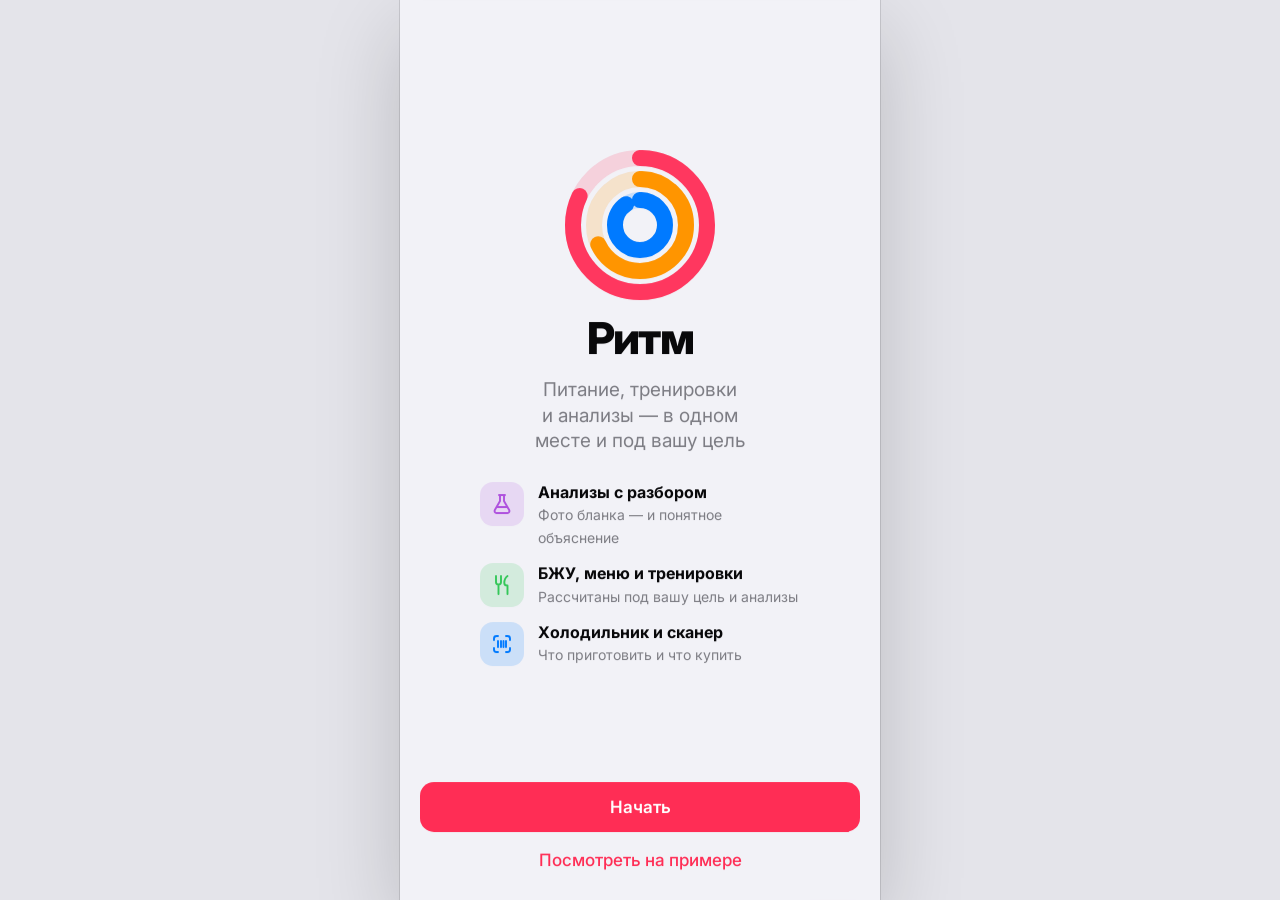
<file: index.html>
<!doctype html>
<html lang="ru">
<head>
<meta charset="utf-8">
<meta name="viewport" content="width=device-width,initial-scale=1,viewport-fit=cover">
<title>Ритм</title>
<meta name="description" content="Питание, тренировки и анализы в одном приложении">
<meta name="theme-color" content="#F2F2F7" media="(prefers-color-scheme: light)">
<meta name="theme-color" content="#000000" media="(prefers-color-scheme: dark)">
<meta name="mobile-web-app-capable" content="yes">
<meta name="apple-mobile-web-app-capable" content="yes">
<meta name="apple-mobile-web-app-status-bar-style" content="black-translucent">
<meta name="apple-mobile-web-app-title" content="Ритм">
<link rel="manifest" href="manifest.webmanifest">
<link rel="icon" href="icon.svg" type="image/svg+xml">
<link rel="apple-touch-icon" href="icon-180.png">
<link rel="preconnect" href="https://fonts.googleapis.com">
<link rel="stylesheet" href="https://fonts.googleapis.com/css2?family=Inter:wght@400;500;600;700;800&display=swap">
<style>:root{padding:env(safe-area-inset-top,0px) 0 env(safe-area-inset-bottom,0px);color-scheme:light}</style>
<link rel="stylesheet" href="css/tokens.css?v=03f05df6">
<link rel="stylesheet" href="css/app.css?v=03f05df6">
</head>
<body>
<div id="app"></div>
<script src="js/config.js?v=03f05df6"></script>
<script src="js/core.js?v=03f05df6"></script>
<script src="js/calc.js?v=03f05df6"></script>
<script src="js/data.js?v=03f05df6"></script>
<script src="js/ai.js?v=03f05df6"></script>
<script src="js/screens-main.js?v=03f05df6"></script>
<script src="js/screens-food.js?v=03f05df6"></script>
<script src="js/fridge-video.js?v=03f05df6"></script>
<script src="js/watchsync.js?v=03f05df6"></script>
<script src="js/hr.js?v=03f05df6"></script>
<script src="js/pose.js?v=03f05df6"></script>
<script src="js/coach.js?v=03f05df6"></script>
<script src="js/screens-health.js?v=03f05df6"></script>
<script src="js/sync.js?v=03f05df6"></script>
<script src="js/main.js?v=03f05df6"></script>
</body>
</html>
</file>
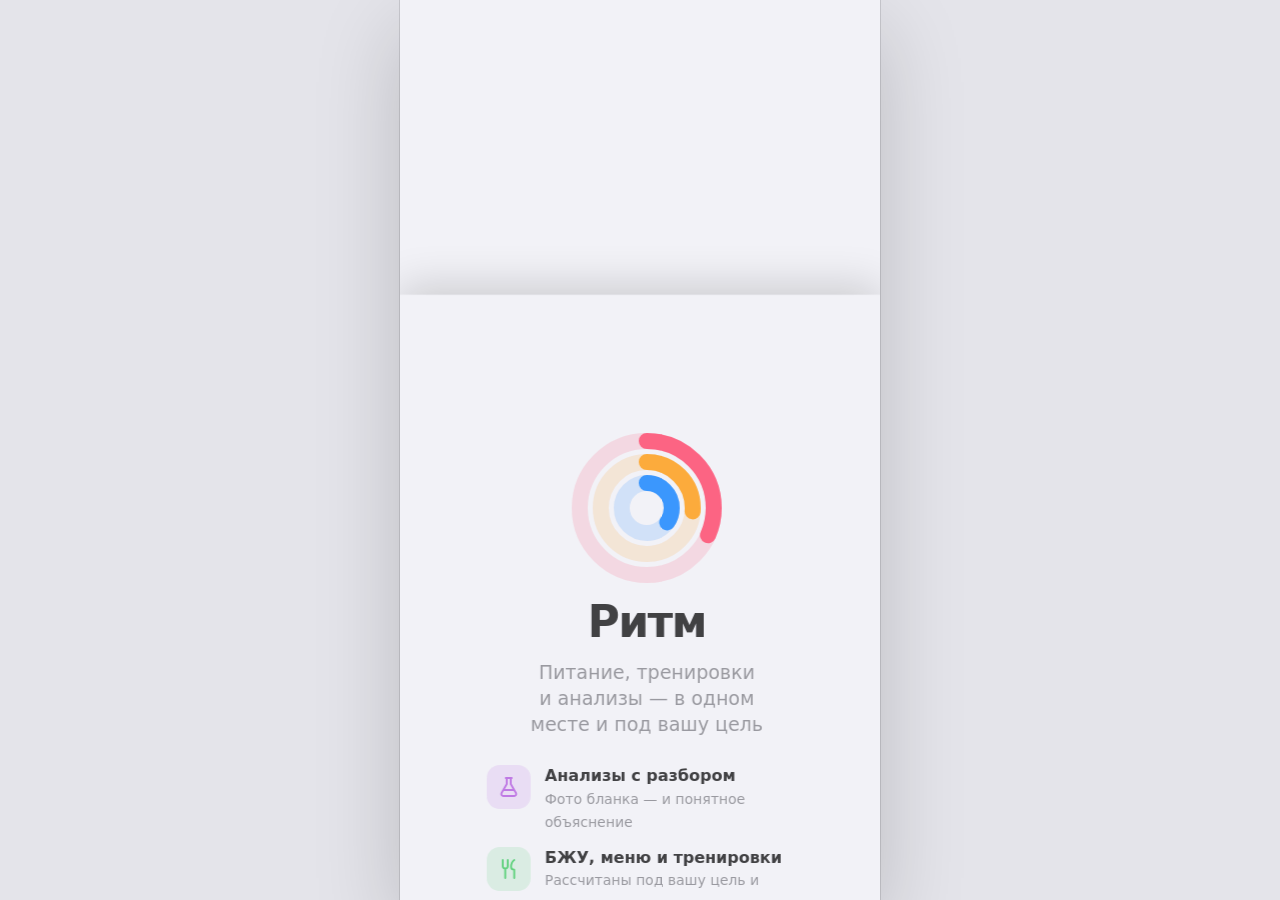
<file: apk/www/index.html>
<!doctype html>
<html lang="ru">
<head>
<meta charset="utf-8">
<meta name="viewport" content="width=device-width,initial-scale=1">
<title>Ритм</title>
<meta http-equiv="refresh" content="0;url=https://doktorsm767-hash.github.io/ritm/">
</head>
<body style="margin:0;background:#F2F2F7;font:17px system-ui,sans-serif;display:grid;place-items:center;height:100vh">
<a href="https://doktorsm767-hash.github.io/ritm/">Открыть «Ритм»</a>
</body>
</html>
</file>
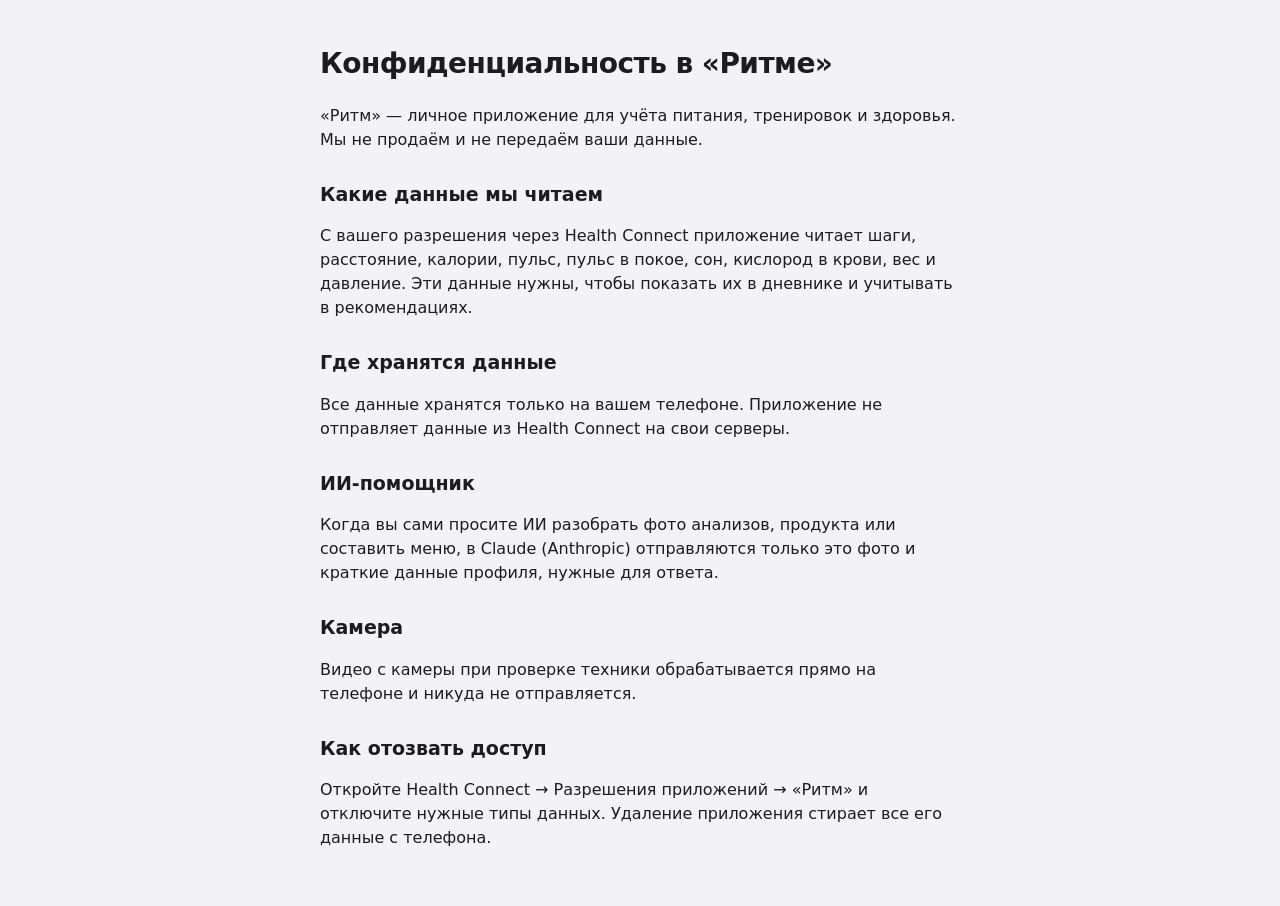
<file: privacy.html>
<!doctype html>
<html lang="ru"><head><meta charset="utf-8"><meta name="viewport" content="width=device-width,initial-scale=1">
<title>Ритм — конфиденциальность</title>
<style>body{margin:0;padding:24px 20px 40px;max-width:640px;margin:auto;font:16px/1.5 -apple-system,system-ui,"Segoe UI",Roboto,sans-serif;color:#1C1C1E;background:#F2F2F7}
h1{font-size:28px;letter-spacing:-.02em}h2{font-size:19px;margin-top:28px}@media(prefers-color-scheme:dark){body{background:#000;color:#F2F2F7}}</style></head>
<body>
<h1>Конфиденциальность в «Ритме»</h1>
<p>«Ритм» — личное приложение для учёта питания, тренировок и здоровья. Мы не продаём и не передаём ваши данные.</p>
<h2>Какие данные мы читаем</h2>
<p>С вашего разрешения через Health Connect приложение читает шаги, расстояние, калории, пульс, пульс в покое, сон, кислород в крови, вес и давление. Эти данные нужны, чтобы показать их в дневнике и учитывать в рекомендациях.</p>
<h2>Где хранятся данные</h2>
<p>Все данные хранятся только на вашем телефоне. Приложение не отправляет данные из Health Connect на свои серверы.</p>
<h2>ИИ-помощник</h2>
<p>Когда вы сами просите ИИ разобрать фото анализов, продукта или составить меню, в Claude (Anthropic) отправляются только это фото и краткие данные профиля, нужные для ответа.</p>
<h2>Камера</h2>
<p>Видео с камеры при проверке техники обрабатывается прямо на телефоне и никуда не отправляется.</p>
<h2>Как отозвать доступ</h2>
<p>Откройте Health Connect → Разрешения приложений → «Ритм» и отключите нужные типы данных. Удаление приложения стирает все его данные с телефона.</p>
</body></html>
</file>
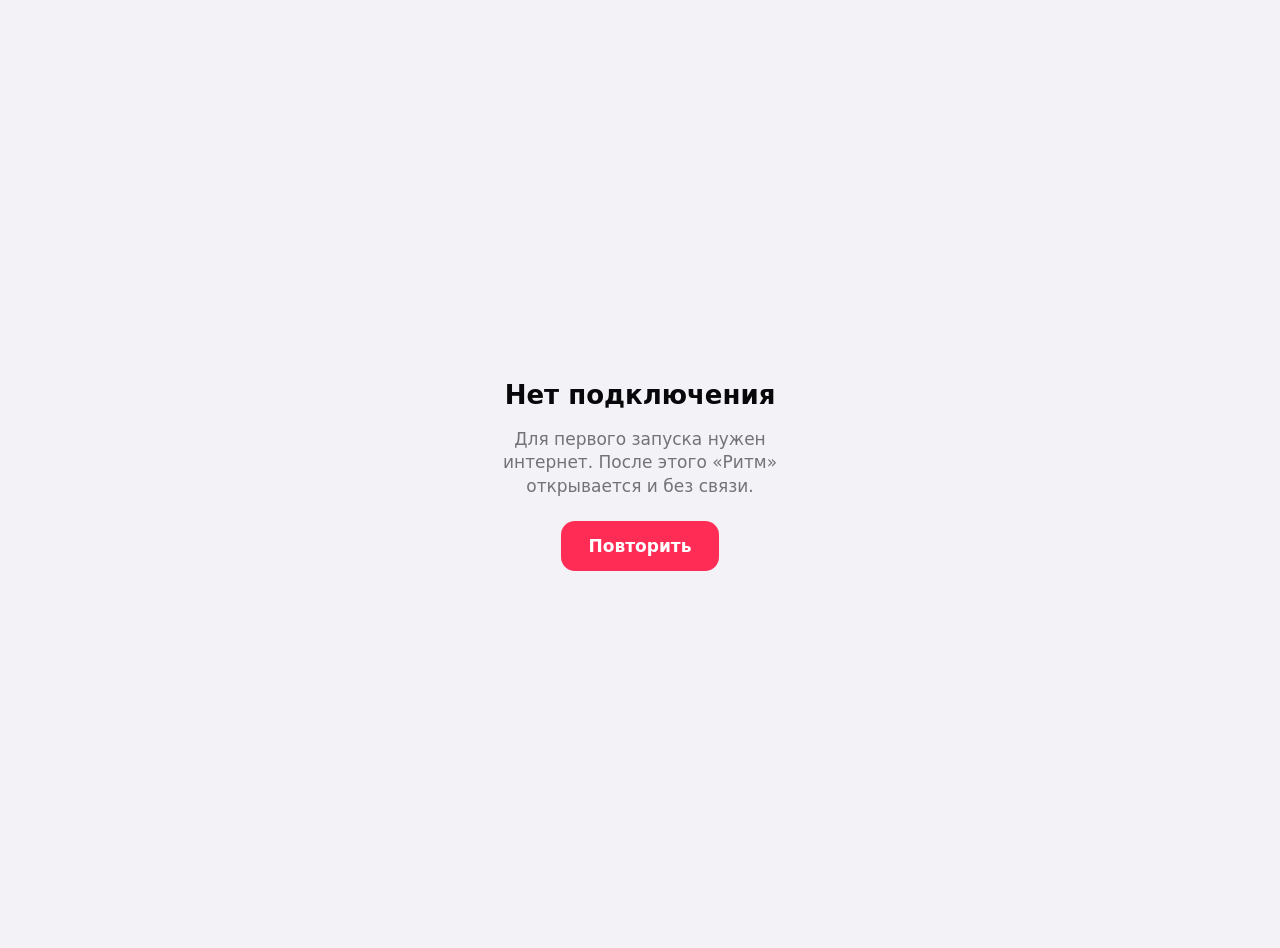
<file: apk/www/offline.html>
<!doctype html>
<html lang="ru">
<head>
<meta charset="utf-8">
<meta name="viewport" content="width=device-width,initial-scale=1">
<title>Ритм — нет связи</title>
<style>
  :root{color-scheme:light dark}
  body{margin:0;min-height:100vh;display:flex;flex-direction:column;align-items:center;justify-content:center;gap:14px;padding:24px;text-align:center;
    font:17px/1.4 system-ui,-apple-system,"Segoe UI",Roboto,sans-serif;background:#F2F2F7;color:#08080A}
  h1{font-size:26px;margin:0}
  p{margin:0;max-width:300px;color:rgba(60,60,67,.7)}
  button{margin-top:8px;border:0;border-radius:14px;min-height:50px;padding:0 28px;font:600 17px system-ui,sans-serif;background:#FF2D55;color:#fff}
  @media (prefers-color-scheme:dark){body{background:#000;color:#fff}p{color:rgba(235,235,245,.65)}}
</style>
</head>
<body>
<h1>Нет подключения</h1>
<p>Для первого запуска нужен интернет. После этого «Ритм» открывается и без связи.</p>
<button type="button" onclick="location.replace('https://doktorsm767-hash.github.io/ritm/')">Повторить</button>
</body>
</html>
</file>
<file: css/tokens.css>
/* Компоновка: одноэкранное приложение — прокручиваемые экраны под полупрозрачной шапкой с большим заголовком,
   плавающая стеклянная панель вкладок с круглой кнопкой действий, листы поднимаются снизу. */
:root{
  --font:-apple-system,BlinkMacSystemFont,"SF Pro Text","Inter","Segoe UI",Roboto,system-ui,sans-serif;
  --font-round:ui-rounded,"SF Pro Rounded",-apple-system,BlinkMacSystemFont,"Inter","Segoe UI",system-ui,sans-serif;
  --bg:#F2F2F7; --bg-elev:#F2F2F7; --desk:#E4E4EA;
  --card:#FFFFFF; --card-elev:#FFFFFF; --seg:#FFFFFF;
  --fg:#08080A; --fg-2:rgba(60,60,67,.64); --fg-3:rgba(60,60,67,.3);
  --sep:rgba(60,60,67,.16); --fill:rgba(118,118,128,.12); --fill-2:rgba(118,118,128,.22);
  --glass:rgba(250,250,252,.74); --glass-edge:rgba(255,255,255,.7);
  --toast:rgba(28,28,30,.94); --toast-fg:#FFFFFF;
  --accent:#FF2D55; --accent-deep:#E0143C;
  --pink:#FF375F; --red:#FF3B30; --orange:#FF9500; --yellow:#E6A800; --green:#34C759; --mint:#00B8AE;
  --teal:#30A5C7; --blue:#007AFF; --indigo:#5856D6; --purple:#AF52DE;
}
@media (prefers-color-scheme:dark){
  :root:not([data-theme="light"]){
    --bg:#000000; --bg-elev:#1C1C1E; --desk:#0A0A0C;
    --card:#1C1C1E; --card-elev:#2C2C2E; --seg:#636366;
    --fg:#FFFFFF; --fg-2:rgba(235,235,245,.64); --fg-3:rgba(235,235,245,.28);
    --sep:rgba(120,120,128,.36); --fill:rgba(118,118,128,.24); --fill-2:rgba(118,118,128,.36);
    --glass:rgba(34,34,37,.72); --glass-edge:rgba(255,255,255,.1);
    --toast:rgba(242,242,247,.96); --toast-fg:#000000;
    --accent:#FF375F; --accent-deep:#D81B45;
    --pink:#FF375F; --red:#FF453A; --orange:#FF9F0A; --yellow:#FFD60A; --green:#30D158; --mint:#63E6E2;
    --teal:#40C8E0; --blue:#0A84FF; --indigo:#7D7AFF; --purple:#BF5AF2;
    color-scheme:dark;
  }
}
:root[data-theme="dark"]{
  --bg:#000000; --bg-elev:#1C1C1E; --desk:#0A0A0C;
  --card:#1C1C1E; --card-elev:#2C2C2E; --seg:#636366;
  --fg:#FFFFFF; --fg-2:rgba(235,235,245,.64); --fg-3:rgba(235,235,245,.28);
  --sep:rgba(120,120,128,.36); --fill:rgba(118,118,128,.24); --fill-2:rgba(118,118,128,.36);
  --glass:rgba(34,34,37,.72); --glass-edge:rgba(255,255,255,.1);
  --toast:rgba(242,242,247,.96); --toast-fg:#000000;
  --accent:#FF375F; --accent-deep:#D81B45;
  --pink:#FF375F; --red:#FF453A; --orange:#FF9F0A; --yellow:#FFD60A; --green:#30D158; --mint:#63E6E2;
  --teal:#40C8E0; --blue:#0A84FF; --indigo:#7D7AFF; --purple:#BF5AF2;
  color-scheme:dark;
}
</file>
<file: css/app.css>
/* Ритм — стили приложения.
   Токены цвета и шрифта лежат в css/tokens.css (и встраиваются в сборку для claude.ai). */

*,*::before,*::after{box-sizing:border-box}
html,body{height:100%}
body{
  margin:0;background:var(--bg);color:var(--fg);
  font:400 17px/1.35 var(--font);
  -webkit-font-smoothing:antialiased;-webkit-tap-highlight-color:transparent;
  overscroll-behavior:none;
}
button,input,select,textarea{font:inherit;color:inherit}
button{background:none;border:0;padding:0;cursor:pointer;-webkit-appearance:none;appearance:none}
h1,h2,h3,p{margin:0}
[hidden]{display:none!important}
:focus-visible{outline:3px solid color-mix(in srgb,var(--accent) 55%,transparent);outline-offset:2px;border-radius:10px}
.num{font-family:var(--font-round);font-variant-numeric:tabular-nums;letter-spacing:-.01em}

/* ---------- каркас ---------- */
#app{position:relative;height:100%;max-width:480px;margin:0 auto;overflow:hidden;background:var(--bg);isolation:isolate}
@media (min-width:520px){
  body{background:var(--desk)}
  #app{box-shadow:0 0 0 1px var(--sep),0 30px 80px rgba(0,0,0,.18)}
}
#root{position:absolute;inset:0;transform-origin:50% 0;will-change:transform;background:var(--bg);overflow:hidden}
#views{position:absolute;inset:0}
.view{
  position:absolute;inset:0;overflow-y:auto;overflow-x:hidden;-webkit-overflow-scrolling:touch;
  padding-bottom:calc(112px + env(safe-area-inset-bottom,0px));
  scrollbar-width:none;
}
.view::-webkit-scrollbar{display:none}
.view[hidden]{display:none!important}
.gutter{padding-left:max(16px,env(safe-area-inset-left,0px));padding-right:max(16px,env(safe-area-inset-right,0px))}

/* ---------- навигационная панель и большой заголовок ---------- */
.navbar{
  position:sticky;top:0;z-index:20;height:48px;display:flex;align-items:center;justify-content:space-between;gap:8px;
  padding-left:max(16px,env(safe-area-inset-left,0px));padding-right:max(16px,env(safe-area-inset-right,0px));
}
.navbar::before{
  content:"";position:absolute;inset:0;z-index:-1;opacity:0;transition:opacity .22s ease;
  background:var(--glass);-webkit-backdrop-filter:blur(24px) saturate(180%);backdrop-filter:blur(24px) saturate(180%);
  border-bottom:.5px solid var(--sep);
}
.navbar .nav-title{position:absolute;left:50%;transform:translate(-50%,6px);font-weight:600;font-size:17px;opacity:0;transition:opacity .2s ease,transform .25s cubic-bezier(.2,.8,.2,1);white-space:nowrap}
.view.scrolled .navbar::before{opacity:1}
.view.scrolled .navbar .nav-title{opacity:1;transform:translate(-50%,0)}
.nav-side{display:flex;align-items:center;gap:8px;min-width:36px}
.large-title{padding-top:2px;padding-bottom:10px;display:flex;align-items:flex-end;justify-content:space-between;gap:12px}
.large-title h1{font-size:34px;line-height:1.1;font-weight:700;letter-spacing:-.022em}
.eyebrow{font-size:13px;font-weight:600;color:var(--fg-2);text-transform:uppercase;letter-spacing:.04em;margin-bottom:2px}
.avatar{
  width:36px;height:36px;border-radius:50%;display:grid;place-items:center;flex:none;
  background:linear-gradient(145deg,var(--pink),var(--orange));color:#fff;font-weight:700;font-size:15px;
  transition:transform .12s ease-out;
}
.avatar:active{transform:scale(.92)}
.icon-btn{width:36px;height:36px;border-radius:50%;display:grid;place-items:center;background:var(--fill);color:var(--accent);transition:transform .12s ease-out,background .15s}
.icon-btn:active{transform:scale(.9);background:var(--fill-2)}
.icon-btn.plain{background:none}

/* ---------- плавающая панель вкладок ---------- */
#tabbar{
  position:absolute;z-index:30;left:0;right:0;bottom:0;display:flex;align-items:center;gap:10px;
  padding:10px max(16px,env(safe-area-inset-right,0px)) calc(10px + env(safe-area-inset-bottom,0px)) max(16px,env(safe-area-inset-left,0px));
  pointer-events:none;
}
#tabbar::before{content:"";position:absolute;inset:-28px 0 0;z-index:-1;background:linear-gradient(to top,var(--bg) 18%,transparent);pointer-events:none}
.tabs{
  pointer-events:auto;position:relative;flex:1;display:grid;grid-template-columns:repeat(4,1fr);height:62px;padding:4px;border-radius:999px;
  background:var(--glass);-webkit-backdrop-filter:blur(28px) saturate(190%);backdrop-filter:blur(28px) saturate(190%);
  box-shadow:inset 0 0 0 .5px var(--glass-edge),0 8px 28px rgba(0,0,0,.14),0 1px 2px rgba(0,0,0,.08);
}
.tab-thumb{position:absolute;top:4px;left:4px;height:54px;width:calc((100% - 8px)/4);border-radius:999px;background:var(--fill);will-change:transform}
.tab{position:relative;display:flex;flex-direction:column;align-items:center;justify-content:center;gap:2px;font-size:10.5px;font-weight:600;color:var(--fg-2);border-radius:999px;transition:color .2s ease}
.tab svg{width:24px;height:24px;transition:transform .25s cubic-bezier(.2,.9,.3,1.3)}
.tab.on{color:var(--accent)}
.tab:active svg{transform:scale(.86)}
.fab{
  pointer-events:auto;width:62px;height:62px;border-radius:50%;flex:none;display:grid;place-items:center;color:#fff;
  background:linear-gradient(160deg,var(--pink),var(--accent-deep));
  box-shadow:0 10px 26px color-mix(in srgb,var(--accent) 42%,transparent),inset 0 1px 0 rgba(255,255,255,.35);
  transition:transform .14s ease-out;
}
.fab:active{transform:scale(.9)}
.fab svg{width:28px;height:28px;transition:transform .35s cubic-bezier(.2,.9,.3,1.2)}
.fab.open svg{transform:rotate(45deg)}

/* ---------- секции, карточки, списки ---------- */
.stack{display:flex;flex-direction:column;gap:14px}
.section{display:flex;flex-direction:column;gap:8px;margin-top:22px}
.section-head{display:flex;align-items:baseline;justify-content:space-between;gap:10px;padding:0 4px}
.section-head h2{font-size:22px;font-weight:700;letter-spacing:-.015em}
.section-head .link{font-size:15px;color:var(--accent);font-weight:500}
.caption{font-size:13px;color:var(--fg-2);padding:0 4px;line-height:1.35}
.card{background:var(--card);border-radius:22px;padding:16px;position:relative;overflow:hidden}
.card.tap{transition:transform .14s ease-out}
.card.tap:active{transform:scale(.975)}
.card-title{display:flex;align-items:center;gap:6px;font-size:15px;font-weight:600}
.card-title svg{width:18px;height:18px}
.card-title .chev{margin-left:auto;color:var(--fg-3)}
.grid2{display:grid;grid-template-columns:1fr 1fr;gap:12px}
.list{background:var(--card);border-radius:18px;overflow:hidden}
.row{display:flex;align-items:center;gap:12px;min-height:52px;padding:10px 16px;position:relative;width:100%;text-align:left}
.row + .row::before{content:"";position:absolute;top:0;right:0;left:16px;height:.5px;background:var(--sep)}
.row.has-icon + .row.has-icon::before{left:58px}
.row.tap{transition:background .12s}
.row.tap:active{background:var(--fill)}
.row-main{flex:1;min-width:0}
.row-title{font-size:17px;white-space:nowrap;overflow:hidden;text-overflow:ellipsis}
.row-sub{font-size:13px;color:var(--fg-2);margin-top:1px;white-space:nowrap;overflow:hidden;text-overflow:ellipsis}
.row-sub.wrap,.row-title.wrap{white-space:normal}
.row-val{font-size:17px;color:var(--fg-2);white-space:nowrap}
.row .chev{color:var(--fg-3);flex:none;width:16px;height:16px}
.ico{width:30px;height:30px;border-radius:8px;display:grid;place-items:center;flex:none;color:#fff;background:var(--c,var(--accent))}
.ico svg{width:18px;height:18px}
.ico.soft{background:color-mix(in srgb,var(--c,var(--accent)) 16%,transparent);color:var(--c,var(--accent))}
.ico.lg{width:44px;height:44px;border-radius:13px}
.ico.lg svg{width:24px;height:24px}

/* ---------- кнопки ---------- */
.btn{
  display:inline-flex;align-items:center;justify-content:center;gap:8px;min-height:50px;padding:0 20px;border-radius:14px;
  font-size:17px;font-weight:600;transition:transform .12s ease-out,opacity .15s,background .15s;white-space:nowrap;
}
.btn:active{transform:scale(.97)}
.btn svg{width:20px;height:20px}
.btn.primary{background:var(--accent);color:#fff}
.btn.tinted{background:color-mix(in srgb,var(--accent) 14%,transparent);color:var(--accent)}
.btn.gray{background:var(--fill);color:var(--fg)}
.btn.plain{color:var(--accent);min-height:44px;padding:0 8px;font-weight:500}
.btn.danger{color:var(--red)}
.btn.block{display:flex;width:100%}
.btn.sm{min-height:36px;padding:0 14px;font-size:15px;border-radius:999px}
.btn[disabled]{opacity:.4;pointer-events:none}
.btn-row{display:flex;gap:10px}
.btn-row .btn{flex:1}

.chip{display:inline-flex;align-items:center;gap:5px;height:26px;padding:0 10px;border-radius:999px;font-size:13px;font-weight:600;background:var(--fill);color:var(--fg-2);white-space:nowrap}
.chip svg{width:13px;height:13px}
.chip.c{background:color-mix(in srgb,var(--c) 15%,transparent);color:var(--c)}
.chips{display:flex;flex-wrap:wrap;gap:6px}
.pillbtn{height:36px;padding:0 14px;border-radius:999px;background:var(--fill);font-size:15px;font-weight:500;transition:transform .12s ease-out,background .18s,color .18s}
.pillbtn:active{transform:scale(.94)}
.pillbtn.on{background:var(--accent);color:#fff}

/* сегментированный переключатель */
.seg{position:relative;display:grid;grid-auto-flow:column;grid-auto-columns:1fr;padding:2px;border-radius:10px;background:var(--fill)}
.seg-thumb{position:absolute;top:2px;bottom:2px;left:2px;border-radius:8px;background:var(--seg);box-shadow:0 2px 6px rgba(0,0,0,.12),0 0 0 .5px rgba(0,0,0,.04);will-change:transform}
.seg button{position:relative;height:32px;font-size:14px;font-weight:500;border-radius:8px;transition:color .15s}
.seg button.on{font-weight:600}

/* ---------- кольца и шкалы ---------- */
.ring{position:relative;display:grid;place-items:center;flex:none}
.ring svg{display:block;transform:rotate(-90deg)}
.ring .track{stroke:color-mix(in srgb,var(--c) 18%,transparent);fill:none}
.ring .bar{stroke:var(--c);fill:none;stroke-linecap:round}
.ring-center{position:absolute;inset:0;display:flex;flex-direction:column;align-items:center;justify-content:center;text-align:center}
.bar{height:8px;border-radius:99px;background:color-mix(in srgb,var(--c,var(--accent)) 16%,transparent);overflow:hidden}
.bar i{display:block;height:100%;width:100%;border-radius:99px;background:var(--c,var(--accent));transform-origin:0 50%;transform:scaleX(0);will-change:transform}
.big{font-family:var(--font-round);font-size:34px;font-weight:700;line-height:1;letter-spacing:-.02em;font-variant-numeric:tabular-nums}
.big small{font-size:15px;font-weight:600;color:var(--fg-2);margin-left:3px;letter-spacing:0}
.mid{font-family:var(--font-round);font-size:24px;font-weight:700;line-height:1.05;font-variant-numeric:tabular-nums}
.mid small{font-size:13px;font-weight:600;color:var(--fg-2);margin-left:2px}
.muted{color:var(--fg-2)}
.sub{font-size:13px;color:var(--fg-2)}
.t15{font-size:15px}

/* герой: калории + БЖУ */
.hero{display:grid;grid-template-columns:auto 1fr;gap:18px;align-items:center}
.macros{display:flex;flex-direction:column;gap:12px;min-width:0}
.macro .top{display:flex;justify-content:space-between;align-items:baseline;font-size:13px;margin-bottom:5px}
.macro .top b{font-size:15px;font-weight:600}
.macro .top span{color:var(--fg-2);font-family:var(--font-round);font-variant-numeric:tabular-nums}

/* плитки трекеров */
.tile{display:flex;flex-direction:column;gap:10px;min-height:128px;text-align:left;width:100%}
.tile .foot{margin-top:auto}
.spark{display:block;width:100%;height:36px}
.water-glass{position:absolute;right:12px;bottom:12px;width:34px;height:48px;border-radius:6px 6px 11px 11px;border:2px solid color-mix(in srgb,var(--blue) 35%,transparent);overflow:hidden}
.water-glass i{position:absolute;left:0;right:0;bottom:0;height:100%;background:linear-gradient(to top,var(--blue),color-mix(in srgb,var(--blue) 60%,#fff));transform-origin:50% 100%;transform:scaleY(0);will-change:transform}

/* ---------- листы (bottom sheets) ---------- */
#sheets{position:absolute;inset:0;z-index:50;pointer-events:none}
.sheet-wrap{position:absolute;inset:0;pointer-events:auto;overflow:hidden}
.sheet-scrim{position:absolute;inset:0;background:#000;opacity:0;will-change:opacity}
.sheet{
  position:absolute;left:0;right:0;bottom:0;display:flex;flex-direction:column;max-height:calc(100% - 10px);
  background:var(--bg-elev);border-radius:30px 30px 0 0;will-change:transform;
  box-shadow:0 -10px 40px rgba(0,0,0,.16);
}
.sheet.large{height:calc(100% - 44px)}
.sheet.full{height:100%;max-height:100%;border-radius:0}
.sheet-grab{flex:none;height:22px;display:grid;place-items:center;cursor:grab;touch-action:none}
.sheet-grab i{width:38px;height:5px;border-radius:99px;background:var(--fg-3)}
.sheet-head{flex:none;display:grid;grid-template-columns:1fr auto 1fr;align-items:center;gap:8px;min-height:44px;padding:0 max(14px,env(safe-area-inset-right,0px)) 8px max(14px,env(safe-area-inset-left,0px));touch-action:none}
.sheet-head .l{justify-self:start}.sheet-head .r{justify-self:end}
.sheet-title{font-size:17px;font-weight:600;text-align:center;white-space:nowrap;overflow:hidden;text-overflow:ellipsis}
.sheet-body{flex:1;min-height:0;overflow-y:auto;-webkit-overflow-scrolling:touch;overscroll-behavior:contain;
  padding:4px max(16px,env(safe-area-inset-right,0px)) calc(28px + env(safe-area-inset-bottom,0px)) max(16px,env(safe-area-inset-left,0px))}
.sheet-foot{flex:none;padding:10px max(16px,env(safe-area-inset-right,0px)) calc(14px + env(safe-area-inset-bottom,0px)) max(16px,env(safe-area-inset-left,0px));background:var(--bg-elev);border-top:.5px solid var(--sep)}
.sheet .card,.sheet .list{background:var(--card-elev)}
.close-x{width:30px;height:30px;border-radius:50%;background:var(--fill);color:var(--fg-2);display:grid;place-items:center;transition:transform .12s ease-out}
.close-x:active{transform:scale(.88)}
.close-x svg{width:14px;height:14px}

/* меню действий */
.actions{display:grid;grid-template-columns:repeat(4,1fr);gap:8px 4px}
.action{display:flex;flex-direction:column;align-items:center;gap:8px;padding:8px 2px;border-radius:16px;font-size:12px;font-weight:500;text-align:center;line-height:1.15;transition:transform .12s ease-out}
.action:active{transform:scale(.92)}
.action .ico{width:54px;height:54px;border-radius:17px}
.action .ico svg{width:26px;height:26px}

/* ---------- формы ---------- */
.field{display:flex;align-items:center;gap:12px;min-height:52px;padding:6px 16px;position:relative}
.field + .field::before,.field + .row::before,.row + .field::before{content:"";position:absolute;top:0;right:0;left:16px;height:.5px;background:var(--sep)}
.field label{flex:none;font-size:17px;min-width:96px}
.field input,.field select,.field textarea{flex:1;min-width:0;border:0;background:none;outline:0;font-size:17px;text-align:right;padding:8px 0}
.field textarea{text-align:left;resize:none;min-height:88px;line-height:1.35}
.field select{-webkit-appearance:none;appearance:none;text-align-last:right;color:var(--fg-2);padding-right:2px}
.field input[type=date],.field input[type=time]{color:var(--accent);flex:0 1 auto;margin-left:auto}
.field input::placeholder,.field textarea::placeholder{color:var(--fg-3)}
.field .unit{color:var(--fg-2);font-size:15px;flex:none}
.field.col{flex-direction:column;align-items:stretch;gap:2px;padding-top:10px}
.field.col label{font-size:13px;color:var(--fg-2);min-width:0}
.field.col input{text-align:left}
.input-big{width:100%;border:0;outline:0;background:var(--card-elev);border-radius:14px;padding:14px 16px;font-size:17px}
.stepper{display:inline-flex;align-items:center;background:var(--fill);border-radius:10px;overflow:hidden}
.stepper button{width:44px;height:34px;font-size:20px;font-weight:500;display:grid;place-items:center;transition:background .12s}
.stepper button:active{background:var(--fill-2)}
.stepper span{width:.5px;height:18px;background:var(--sep)}

/* линейка-пикер */
.ruler-val{display:flex;align-items:center;justify-content:center;gap:8px;margin-bottom:8px}
.ruler-read{display:flex;align-items:baseline;justify-content:center;min-width:168px}
.ruler-num{font-size:56px;padding:0 4px;border-radius:14px;color:inherit;cursor:text;transition:background .15s}
.ruler-num:hover{background:var(--fill)}
.ruler-unit{font:600 17px var(--font-round);color:var(--fg-2);margin-left:5px}
.ruler-input{font-size:56px;width:168px;text-align:center;border:0;outline:0;background:var(--fill);border-radius:14px;color:inherit;padding:0}
.ruler-step{width:44px;height:44px;border-radius:50%;background:var(--fill);color:var(--accent);display:grid;place-items:center;flex:none;transition:transform .12s ease-out,background .15s;touch-action:manipulation;-webkit-user-select:none;user-select:none}
.ruler-step:active{transform:scale(.88);background:var(--fill-2)}
.ruler-hint{text-align:center;font-size:13px;color:var(--fg-2);margin-top:4px}
.ruler{position:relative;height:74px;-webkit-mask:linear-gradient(to right,transparent,#000 22%,#000 78%,transparent);mask:linear-gradient(to right,transparent,#000 22%,#000 78%,transparent)}
.ruler-scroll{height:100%;overflow-x:auto;overflow-y:hidden;scrollbar-width:none;-webkit-overflow-scrolling:touch;touch-action:pan-x;cursor:grab;-webkit-user-select:none;user-select:none;outline-offset:-3px}
.ruler-scroll.grabbing{cursor:grabbing}
.ruler-scroll::-webkit-scrollbar{display:none}
.ruler-track{height:100%;display:flex;align-items:flex-start;padding:0 calc(50% - 5px);width:max-content}
.tick{flex:none;width:10px;height:100%;position:relative}
.tick::before{content:"";position:absolute;left:50%;top:0;width:1.5px;height:16px;margin-left:-.75px;border-radius:2px;background:var(--fg-3)}
.tick.m::before{height:30px;background:var(--fg-2)}
.tick b{position:absolute;top:38px;left:50%;transform:translateX(-50%);font:600 12px var(--font-round);color:var(--fg-2)}
.ruler::after{content:"";position:absolute;left:50%;top:0;width:3px;height:44px;margin-left:-1.5px;border-radius:3px;background:var(--accent);pointer-events:none}

/* выбор из вариантов */
.options{display:flex;flex-direction:column;gap:10px}
.option{display:flex;align-items:center;gap:14px;padding:14px 16px;border-radius:18px;background:var(--card-elev);text-align:left;width:100%;box-shadow:inset 0 0 0 2px transparent;transition:box-shadow .18s,transform .12s ease-out}
.option:active{transform:scale(.98)}
.option.on{box-shadow:inset 0 0 0 2px var(--accent)}
.option .t{font-size:17px;font-weight:600}
.option .d{font-size:13px;color:var(--fg-2);margin-top:2px;line-height:1.3}
.option .radio{margin-left:auto;flex:none;width:24px;height:24px;border-radius:50%;box-shadow:inset 0 0 0 2px var(--fg-3);display:grid;place-items:center;color:#fff;transition:background .18s,box-shadow .18s}
.option.on .radio{background:var(--accent);box-shadow:none}
.option .radio svg{width:14px;height:14px;opacity:0;transform:scale(.4);transition:opacity .15s,transform .3s cubic-bezier(.2,.9,.3,1.4)}
.option.on .radio svg{opacity:1;transform:none}

/* ---------- онбординг ---------- */
.ob{display:flex;flex-direction:column;height:100%}
.ob-top{flex:none;display:flex;align-items:center;gap:12px;height:52px;padding:0 max(16px,env(safe-area-inset-right,0px)) 0 max(8px,env(safe-area-inset-left,0px))}
.ob-progress{flex:1;height:5px;border-radius:9px;background:var(--fill);overflow:hidden}
.ob-progress i{display:block;height:100%;width:100%;background:var(--accent);border-radius:9px;transform-origin:0 50%;transform:scaleX(0);will-change:transform}
.ob-body{flex:1;min-height:0;overflow-y:auto;padding:8px max(20px,env(safe-area-inset-right,0px)) 16px max(20px,env(safe-area-inset-left,0px));display:flex;flex-direction:column;gap:18px}
.ob-body h1{font-size:30px;line-height:1.12;font-weight:700;letter-spacing:-.02em;text-wrap:balance}
.ob-body .lead{font-size:17px;color:var(--fg-2);line-height:1.4;margin-top:-8px}
.ob-foot{flex:none;padding:10px max(20px,env(safe-area-inset-right,0px)) calc(18px + env(safe-area-inset-bottom,0px)) max(20px,env(safe-area-inset-left,0px));display:flex;flex-direction:column;gap:6px}
.welcome{flex:1;display:flex;flex-direction:column;align-items:center;justify-content:center;text-align:center;gap:14px;padding:24px}
.welcome h1{font-size:44px;font-weight:800;letter-spacing:-.035em}
.welcome p{font-size:19px;color:var(--fg-2);line-height:1.35;max-width:300px;text-wrap:balance}
.feature{display:flex;gap:14px;align-items:flex-start;text-align:left}
.feature b{display:block;font-size:16px}
.feature span{font-size:14px;color:var(--fg-2);line-height:1.3}

/* ---------- тосты ---------- */
#toasts{position:absolute;z-index:80;top:8px;left:0;right:0;display:flex;flex-direction:column;align-items:center;gap:8px;pointer-events:none}
.toast{
  display:flex;align-items:center;gap:10px;max-width:calc(100% - 32px);padding:10px 16px 10px 12px;border-radius:999px;font-size:15px;font-weight:600;
  background:var(--toast);color:var(--toast-fg);box-shadow:0 12px 34px rgba(0,0,0,.28);will-change:transform,opacity;
}
.toast .ico{width:26px;height:26px;border-radius:50%}
.toast .ico svg{width:15px;height:15px}

/* ---------- анализы ---------- */
.range{position:relative;height:6px;border-radius:9px;background:var(--fill);margin:14px 0 4px}
.range .ok{position:absolute;top:0;bottom:0;border-radius:9px;background:color-mix(in srgb,var(--green) 55%,transparent)}
.range .dot{position:absolute;top:50%;width:16px;height:16px;margin:-8px 0 0 -8px;border-radius:50%;background:var(--c,var(--green));box-shadow:0 0 0 3px var(--card-elev),0 2px 6px rgba(0,0,0,.25);will-change:left}
.marker{padding:14px 16px;position:relative}
.marker + .marker::before{content:"";position:absolute;top:0;right:0;left:16px;height:.5px;background:var(--sep)}
.marker .top{display:flex;align-items:baseline;justify-content:space-between;gap:10px}
.marker .name{font-size:16px;font-weight:600;min-width:0}
.marker .val{font-family:var(--font-round);font-weight:700;font-size:19px;white-space:nowrap;font-variant-numeric:tabular-nums}
.marker .val small{font-size:12px;font-weight:600;color:var(--fg-2);margin-left:3px}
.marker .ref{display:flex;justify-content:space-between;font-size:12px;color:var(--fg-2)}
.note{border-radius:18px;padding:14px 16px;font-size:15px;line-height:1.42;background:color-mix(in srgb,var(--c,var(--accent)) 10%,var(--card-elev))}
.note b.h{display:flex;align-items:center;gap:6px;font-size:13px;text-transform:uppercase;letter-spacing:.04em;color:var(--c,var(--accent));margin-bottom:6px}
.note b.h svg{width:15px;height:15px}
.note ul{margin:6px 0 0;padding-left:18px}
.note li{margin:3px 0}
.disclaimer{font-size:12px;line-height:1.35;color:var(--fg-2);text-align:center;padding:4px 12px}

/* ---------- ИИ: состояние ожидания ---------- */
.ai-wait{display:flex;flex-direction:column;align-items:center;gap:14px;padding:28px 12px;text-align:center}
.ai-orb{width:76px;height:76px;border-radius:50%;position:relative;background:conic-gradient(from 0deg,var(--pink),var(--orange),var(--purple),var(--blue),var(--pink));animation:spin 2.4s linear infinite;-webkit-mask:radial-gradient(circle,transparent 54%,#000 56%);mask:radial-gradient(circle,transparent 54%,#000 56%)}
@keyframes spin{to{transform:rotate(360deg)}}
.shimmer{background:linear-gradient(100deg,var(--fill) 20%,var(--fill-2) 40%,var(--fill) 60%);background-size:200% 100%;animation:shim 1.3s linear infinite;border-radius:10px}
@keyframes shim{to{background-position:-200% 0}}
.demo-badge{display:inline-flex;align-items:center;gap:5px;font-size:12px;font-weight:700;padding:3px 9px;border-radius:99px;background:color-mix(in srgb,var(--orange) 18%,transparent);color:var(--orange);text-transform:uppercase;letter-spacing:.04em}

/* ---------- питание ---------- */
.meal-head{display:flex;align-items:center;gap:10px;padding:14px 16px 6px}
.meal-head b{font-size:17px}
.meal-head .kc{margin-left:auto;font-family:var(--font-round);font-weight:600;color:var(--fg-2);font-size:15px}
.food-row{display:flex;align-items:center;gap:10px;padding:9px 16px;position:relative}
.food-row::before{content:"";position:absolute;top:0;right:0;left:16px;height:.5px;background:var(--sep)}
.food-row .n{flex:1;min-width:0}
.food-row .n b{display:block;font-weight:500;font-size:16px;white-space:nowrap;overflow:hidden;text-overflow:ellipsis}
.food-row .n span{font-size:12.5px;color:var(--fg-2)}
.food-row .k{font-family:var(--font-round);font-weight:600;font-size:15px;white-space:nowrap}
.add-line{display:flex;align-items:center;gap:8px;padding:11px 16px;color:var(--accent);font-weight:500;font-size:16px;width:100%;position:relative}
.add-line::before{content:"";position:absolute;top:0;right:0;left:16px;height:.5px;background:var(--sep)}
.add-line svg{width:18px;height:18px}
.daytabs{display:flex;gap:8px;overflow-x:auto;scrollbar-width:none;padding:2px max(16px,env(safe-area-inset-right,0px)) 2px max(16px,env(safe-area-inset-left,0px));margin:0 calc(-1*max(16px,env(safe-area-inset-left,0px)))}
.daytabs::-webkit-scrollbar{display:none}
.daytab{flex:none;min-width:52px;padding:8px 10px;border-radius:14px;background:var(--card);text-align:center;font-size:12px;font-weight:600;color:var(--fg-2);transition:transform .12s ease-out,background .2s,color .2s}
.daytab b{display:block;font:700 18px var(--font-round);color:var(--fg);margin-top:1px}
.daytab.on{background:var(--accent);color:rgba(255,255,255,.85)}
.daytab.on b{color:#fff}
.daytab:active{transform:scale(.93)}
.recipe-steps{margin:0;padding-left:20px;font-size:15px;line-height:1.45}
.recipe-steps li{margin:6px 0}
.nutri-grid{display:grid;grid-template-columns:repeat(4,1fr);gap:8px}
.nutri{background:var(--card-elev);border-radius:14px;padding:10px 6px;text-align:center}
.nutri b{display:block;font:700 19px var(--font-round)}
.nutri span{font-size:11.5px;color:var(--fg-2)}
.grade{width:44px;height:44px;border-radius:12px;display:grid;place-items:center;font:800 22px var(--font-round);color:#fff;background:var(--c,var(--fg-3));flex:none}

/* сканер */
.scanner{position:relative;border-radius:24px;overflow:hidden;background:#000;aspect-ratio:3/4;max-height:52vh;width:100%}
.scanner video{width:100%;height:100%;object-fit:cover;display:block}
.scan-frame{position:absolute;left:12%;right:12%;top:34%;height:30%;border-radius:18px;box-shadow:0 0 0 2000px rgba(0,0,0,.45);pointer-events:none}
.scan-frame::before{content:"";position:absolute;inset:-2px;border-radius:20px;border:3px solid #fff;-webkit-mask:conic-gradient(#000 0 0) top left/26px 26px no-repeat,conic-gradient(#000 0 0) top right/26px 26px no-repeat,conic-gradient(#000 0 0) bottom left/26px 26px no-repeat,conic-gradient(#000 0 0) bottom right/26px 26px no-repeat;mask:conic-gradient(#000 0 0) top left/26px 26px no-repeat,conic-gradient(#000 0 0) top right/26px 26px no-repeat,conic-gradient(#000 0 0) bottom left/26px 26px no-repeat,conic-gradient(#000 0 0) bottom right/26px 26px no-repeat}
.scan-line{position:absolute;left:6%;right:6%;top:0;height:2px;border-radius:2px;background:var(--pink);box-shadow:0 0 14px 2px var(--pink);animation:scan 1.8s ease-in-out infinite alternate}
@keyframes scan{from{top:8%}to{top:92%}}
.scan-hint{position:absolute;left:0;right:0;bottom:14px;text-align:center;color:#fff;font-size:14px;font-weight:500;text-shadow:0 1px 4px rgba(0,0,0,.6)}

/* ---------- тренировки ---------- */
.ex{display:flex;gap:12px;align-items:center;padding:12px 16px;position:relative}
.ex + .ex::before{content:"";position:absolute;top:0;right:0;left:16px;height:.5px;background:var(--sep)}
.ex .n{flex:1;min-width:0}
.ex .n b{display:block;font-size:16px;font-weight:600}
.ex .n span{font-size:13px;color:var(--fg-2)}
.sets{display:flex;gap:6px;flex-wrap:wrap;justify-content:flex-end;max-width:132px}
.set{width:30px;height:30px;border-radius:50%;box-shadow:inset 0 0 0 2px var(--fg-3);display:grid;place-items:center;font:700 12px var(--font-round);color:var(--fg-2);transition:transform .25s cubic-bezier(.2,.9,.3,1.5),background .18s,box-shadow .18s,color .18s}
.set.on{background:var(--green);box-shadow:none;color:#fff;transform:scale(1.06)}
.set:active{transform:scale(.86)}
.timer-pill{display:flex;align-items:center;gap:12px;padding:10px 14px 10px 10px;border-radius:999px;background:var(--toast);color:var(--toast-fg);box-shadow:0 12px 30px rgba(0,0,0,.25)}
.week{display:grid;grid-template-columns:repeat(7,1fr);gap:6px;text-align:center}
.week .d{font-size:11px;font-weight:600;color:var(--fg-2)}
.week .o{width:30px;height:30px;margin:5px auto 0;border-radius:50%;display:grid;place-items:center;background:var(--fill);font:600 13px var(--font-round);color:var(--fg-2)}
.week .o.done{background:var(--green);color:#fff}
.week .o.plan{box-shadow:inset 0 0 0 2px var(--accent);background:none;color:var(--accent)}
.week .o.today{outline:2px solid var(--fg);outline-offset:2px}

/* ---------- пустые состояния ---------- */
.empty{display:flex;flex-direction:column;align-items:center;text-align:center;gap:10px;padding:26px 18px}
.empty .ico{width:60px;height:60px;border-radius:19px}
.empty .ico svg{width:30px;height:30px}
.empty b{font-size:19px}
.empty p{font-size:15px;color:var(--fg-2);line-height:1.35;max-width:300px}

/* графики */
.chart{display:block;width:100%;height:150px}
.chart text{font:600 10.5px var(--font-round);fill:var(--fg-2)}
.chart .grid{stroke:var(--sep);stroke-width:1}

/* появление элементов */
.rise{animation:rise .5s cubic-bezier(.2,.8,.2,1) both;animation-delay:calc(var(--i,0)*45ms)}
@keyframes rise{from{opacity:.001;transform:translateY(14px) scale(.985)}to{opacity:1;transform:none}}
.pop{animation:pop .45s cubic-bezier(.2,.9,.3,1.35) both}
@keyframes pop{from{opacity:0;transform:scale(.7)}to{opacity:1;transform:none}}
.fade{animation:fade .3s ease both}
@keyframes fade{from{opacity:0}to{opacity:1}}

.view.no-anim .rise{animation:none}

@media (prefers-reduced-motion:reduce){
  .rise,.pop,.fade{animation:fade .2s ease both}
  .ai-orb,.shimmer,.scan-line{animation:none}
  *{scroll-behavior:auto!important}
}
@media (prefers-reduced-transparency:reduce){
  .tabs,.navbar::before{-webkit-backdrop-filter:none;backdrop-filter:none;background:var(--card)}
}
@media (prefers-contrast:more){
  .card,.list,.option{box-shadow:inset 0 0 0 1px var(--fg-2)}
}

/* ---------- тренер ---------- */
.coach-svg{display:block;width:100%;height:100%;overflow:visible;color:var(--fg)}
.coach-svg .cskin{fill:var(--c-skin)}
.coach-svg .ctop{fill:var(--c-top)}
.coach-svg .cbot{fill:var(--c-bot)}
.coach-svg .cshoe{fill:var(--c-shoe)}
.coach-svg .chair{fill:var(--c-hair)}
.coach-svg .csole{fill:#2C2C2E}
.coach-svg .ceye{fill:#1C1C1E}
.coach-svg .chl{fill:var(--accent);opacity:.55;mix-blend-mode:normal}
.coach-svg .cfar{filter:brightness(.72) saturate(.9)}
.coach-svg .cfar .chl{opacity:.3}
.coach-svg .cfl{stroke:var(--sep);stroke-width:1.5}
.coach-svg .cpad{stroke:var(--coach-gear);stroke-width:7;stroke-linecap:round}
.coach-svg .cleg{stroke:var(--coach-gear);stroke-width:3.5;stroke-linecap:round}
.coach-svg .cbox{fill:var(--coach-gear)}
.coach-svg .cpul{fill:var(--card);stroke:var(--coach-gear);stroke-width:2.5}
.coach-svg .ccab{stroke:var(--fg-3);stroke-width:1.6}
.coach-svg .cdb{fill:#3A3A3C}
.coach-svg .cplate{fill:var(--card);stroke:#3A3A3C;stroke-width:4}
:root{--coach-gear:color-mix(in srgb,var(--fg) 16%,var(--bg));--c-skin:#E3AE8D;--c-top:#3B3F4A;--c-bot:#1F2229;--c-shoe:#D5D9E2;--c-hair:#3A2A22}
@media (prefers-color-scheme:dark){:root:not([data-theme="light"]){--c-top:#5B6170;--c-bot:#3A3F4A;--c-shoe:#E5E5EA;--c-hair:#2A1E18}}
:root[data-theme="dark"]{--c-top:#5B6170;--c-bot:#3A3F4A;--c-shoe:#E5E5EA;--c-hair:#2A1E18}
.coach-thumb{width:64px;height:52px;flex:none;border-radius:13px;background:var(--fill);padding:2px;transition:transform .12s ease-out}
.coach-thumb:active{transform:scale(.92)}
.coach-stage{position:relative;aspect-ratio:240/190;width:100%;max-width:100%;border-radius:24px;overflow:hidden;
  background:radial-gradient(120% 90% at 50% 15%,color-mix(in srgb,var(--accent) 9%,var(--card-elev)),var(--card-elev) 70%)}
.coach-stage .coach-svg{padding:6px 10px 2px}
.coach-phase{position:absolute;left:12px;top:12px;padding:6px 12px;border-radius:999px;font-size:13px;font-weight:600;
  background:var(--glass);-webkit-backdrop-filter:blur(16px);backdrop-filter:blur(16px);transition:opacity .2s}
.coach-ctrl{position:absolute;right:10px;top:10px;display:flex;gap:6px}
.coach-ctrl button{width:34px;height:34px;border-radius:50%;display:grid;place-items:center;background:var(--glass);color:var(--fg);
  -webkit-backdrop-filter:blur(16px);backdrop-filter:blur(16px)}
.coach-steps{margin:0;padding:0;list-style:none;display:flex;flex-direction:column;gap:10px;counter-reset:st}
.coach-steps li{display:flex;gap:12px;align-items:flex-start;font-size:15px;line-height:1.4;counter-increment:st}
.coach-steps li::before{content:counter(st);flex:none;width:24px;height:24px;border-radius:50%;display:grid;place-items:center;
  background:color-mix(in srgb,var(--accent) 15%,transparent);color:var(--accent);font:700 13px var(--font-round)}

/* ---------- проверка техники камерой ---------- */
.pc-stage{position:relative;height:100%;min-height:100%;background:#000;overflow:hidden;color:#fff}
.pc-video,.pc-canvas{position:absolute;inset:0;width:100%;height:100%;object-fit:cover}
.pc-video.mirror,.pc-canvas.mirror{transform:scaleX(-1)}
.pc-top{position:absolute;left:0;right:0;top:0;display:flex;justify-content:space-between;align-items:flex-start;
  padding:calc(12px + env(safe-area-inset-top,0px)) max(14px,env(safe-area-inset-right,0px)) 0 max(14px,env(safe-area-inset-left,0px))}
.pc-count{padding:8px 16px 10px;border-radius:20px;background:rgba(0,0,0,.42);-webkit-backdrop-filter:blur(18px);backdrop-filter:blur(18px)}
.pc-reps{font:800 46px/1 var(--font-round)}
.pc-reps.pop{animation:pop .45s cubic-bezier(.2,.9,.3,1.35)}
.pc-reps-l{font-size:12px;opacity:.8;margin-top:2px}
.pc-tools{display:flex;gap:8px}
.pc-btn{width:42px;height:42px;border-radius:50%;display:grid;place-items:center;color:#fff;background:rgba(0,0,0,.42);-webkit-backdrop-filter:blur(18px);backdrop-filter:blur(18px)}
.pc-btn.off{opacity:.45}
.pc-mini{position:absolute;right:max(14px,env(safe-area-inset-right,0px));bottom:calc(120px + env(safe-area-inset-bottom,0px));width:120px;height:96px;
  border-radius:18px;background:rgba(255,255,255,.88);padding:4px}
.pc-bottom{position:absolute;left:0;right:0;bottom:0;padding:16px max(16px,env(safe-area-inset-right,0px)) calc(18px + env(safe-area-inset-bottom,0px)) max(16px,env(safe-area-inset-left,0px));
  background:linear-gradient(transparent,rgba(0,0,0,.7))}
.pc-name{font-size:13px;opacity:.75;margin-bottom:6px}
.pc-msg{display:inline-block;padding:10px 16px;border-radius:16px;font-size:17px;font-weight:600;line-height:1.3;background:rgba(0,0,0,.5);
  -webkit-backdrop-filter:blur(18px);backdrop-filter:blur(18px);transition:background .25s}
.pc-msg.good{background:color-mix(in srgb,#30D158 75%,transparent)}
.pc-msg.warn{background:color-mix(in srgb,#FF9F0A 82%,transparent);color:#1C1C1E}
.pc-msg.bad{background:color-mix(in srgb,#FF453A 80%,transparent)}
/* своя камера для снимков */
.vh{position:absolute;width:1px;height:1px;opacity:0;overflow:hidden;clip:rect(0 0 0 0);pointer-events:none}
label.row{cursor:pointer;position:relative}
.cam-bottom{position:absolute;left:0;right:0;bottom:0;display:flex;flex-direction:column;align-items:center;gap:14px;
  padding:16px max(16px,env(safe-area-inset-right,0px)) calc(18px + env(safe-area-inset-bottom,0px)) max(16px,env(safe-area-inset-left,0px));
  background:linear-gradient(transparent,rgba(0,0,0,.75))}
.cam-msgline{min-height:20px;text-align:center}
.cam-bar{position:relative;width:100%;height:84px;display:flex;align-items:center;justify-content:center}
.cam-shutter{width:76px;height:76px;border-radius:50%;background:#fff;box-shadow:0 0 0 4px rgba(0,0,0,.35),0 0 0 8px #fff;
  transition:transform .18s cubic-bezier(.2,.9,.3,1.35),opacity .2s}
.cam-shutter:active{transform:scale(.88)}
.cam-shutter:disabled{opacity:.35}
.cam-thumbs{position:absolute;left:0;top:50%;transform:translateY(-50%);display:flex;max-width:calc(50% - 50px);overflow:hidden}
.cam-thumbs img{flex:none;width:48px;height:48px;border-radius:10px;object-fit:cover;border:2px solid #fff;margin-right:-26px;box-shadow:0 2px 8px rgba(0,0,0,.4);animation:pop .35s cubic-bezier(.2,.9,.3,1.35)}
.cam-done{position:absolute;right:0;top:50%;transform:translateY(-50%);padding:12px 18px;border-radius:22px;background:#FFD60A;color:#1C1C1E;font-weight:700;font-size:16px}
.cam-native{position:relative;font-size:14px;color:rgba(255,255,255,.75);text-decoration:underline;cursor:pointer;padding:4px 8px}
.cam-native.big{font-size:17px;color:#1C1C1E;text-decoration:none;background:#fff;padding:12px 20px;border-radius:22px;font-weight:700}
.cam-flash{animation:camflash .18s ease-out}
@keyframes camflash{0%{filter:brightness(2.4)}100%{filter:none}}

/* ---------- пульс с часов ---------- */
.hr-chip{display:inline-flex;align-items:center;gap:5px;height:28px;padding:0 10px 0 8px;margin-left:6px;border-radius:999px;background:var(--fill);color:var(--fg-2);font-size:14px;font-weight:600}
.hr-chip.on{color:var(--fg);--z:var(--red)}
.hr-chip .hr-heart{display:grid;place-items:center;color:var(--fg-3)}
.hr-chip.on .hr-heart{color:var(--z,var(--red));animation:beat 1s ease-in-out infinite}
.hr-chip.dark{background:rgba(255,255,255,.16);color:#fff;margin:8px 0 0}
.hr-big{font:800 64px/1 var(--font-round);transition:color .3s}
.big-h{color:var(--red);animation:beat 1s ease-in-out infinite}
@keyframes beat{0%,100%{transform:scale(1)}15%{transform:scale(1.22)}30%{transform:scale(1)}45%{transform:scale(1.12)}}
@media (prefers-reduced-motion:reduce){.hr-chip.on .hr-heart,.big-h{animation:none}}

/* ---------- данные с часов ---------- */
.wgrid{display:grid;grid-template-columns:1fr 1fr;gap:12px}
.wstat{display:flex;gap:10px;align-items:center;min-width:0}
.wstat b{display:block;font-size:19px;font-weight:700}
.wstat b small{font-size:12px;color:var(--fg-2);font-weight:600}
.wstat span:not(.ico){font-size:12px;color:var(--fg-2)}

/* видео холодильника */
.scan-rec{width:76px;height:76px;border-radius:50%;box-shadow:0 0 0 4px rgba(0,0,0,.35),0 0 0 8px #fff;display:grid;place-items:center;background:transparent;cursor:pointer;transition:transform .2s}
.scan-rec i{display:block;width:60px;height:60px;border-radius:50%;background:#FF3B30;transition:width .3s cubic-bezier(.2,.9,.3,1.2),height .3s cubic-bezier(.2,.9,.3,1.2),border-radius .3s}
.scan-rec.on i{width:28px;height:28px;border-radius:7px}
.scan-rec:active{transform:scale(.9)}
.scan-rec:disabled{opacity:.35}
.scan-time{display:inline-block;margin-top:4px;padding:2px 9px;border-radius:8px;background:#FF3B30;font-weight:700;font-size:14px;font-variant-numeric:tabular-nums}
.scan-status{margin-top:4px;font-size:13px;color:rgba(255,255,255,.85)}
.scan-found{position:absolute;left:12px;right:12px;bottom:calc(200px + env(safe-area-inset-bottom));display:flex;flex-wrap:wrap-reverse;gap:6px;max-height:32%;overflow:hidden;align-content:flex-start}
.scan-chip{padding:6px 11px;border-radius:999px;background:rgba(48,209,88,.85);color:#fff;font-size:14px;font-weight:600;animation:pop .35s cubic-bezier(.2,.9,.3,1.35)}
.scan-chip.ice{background:rgba(100,210,255,.85);color:#06283D}
.scan-subs{position:absolute;left:16px;right:16px;bottom:calc(160px + env(safe-area-inset-bottom));text-align:center;font-size:16px;line-height:1.3;color:#fff;text-shadow:0 1px 3px rgba(0,0,0,.8)}
.scan-strip{display:flex;gap:6px;overflow-x:auto;padding-bottom:4px;scrollbar-width:none}
.scan-strip img{flex:none;width:72px;height:96px;object-fit:cover;border-radius:10px}
.scan-said summary{cursor:pointer;color:var(--accent);font-weight:600;font-size:15px}
.scan-said p{margin:8px 0 0;color:var(--fg-2);font-size:15px;line-height:1.4}
textarea.input-big{resize:vertical;min-height:84px;font:inherit;line-height:1.35}
</file>
